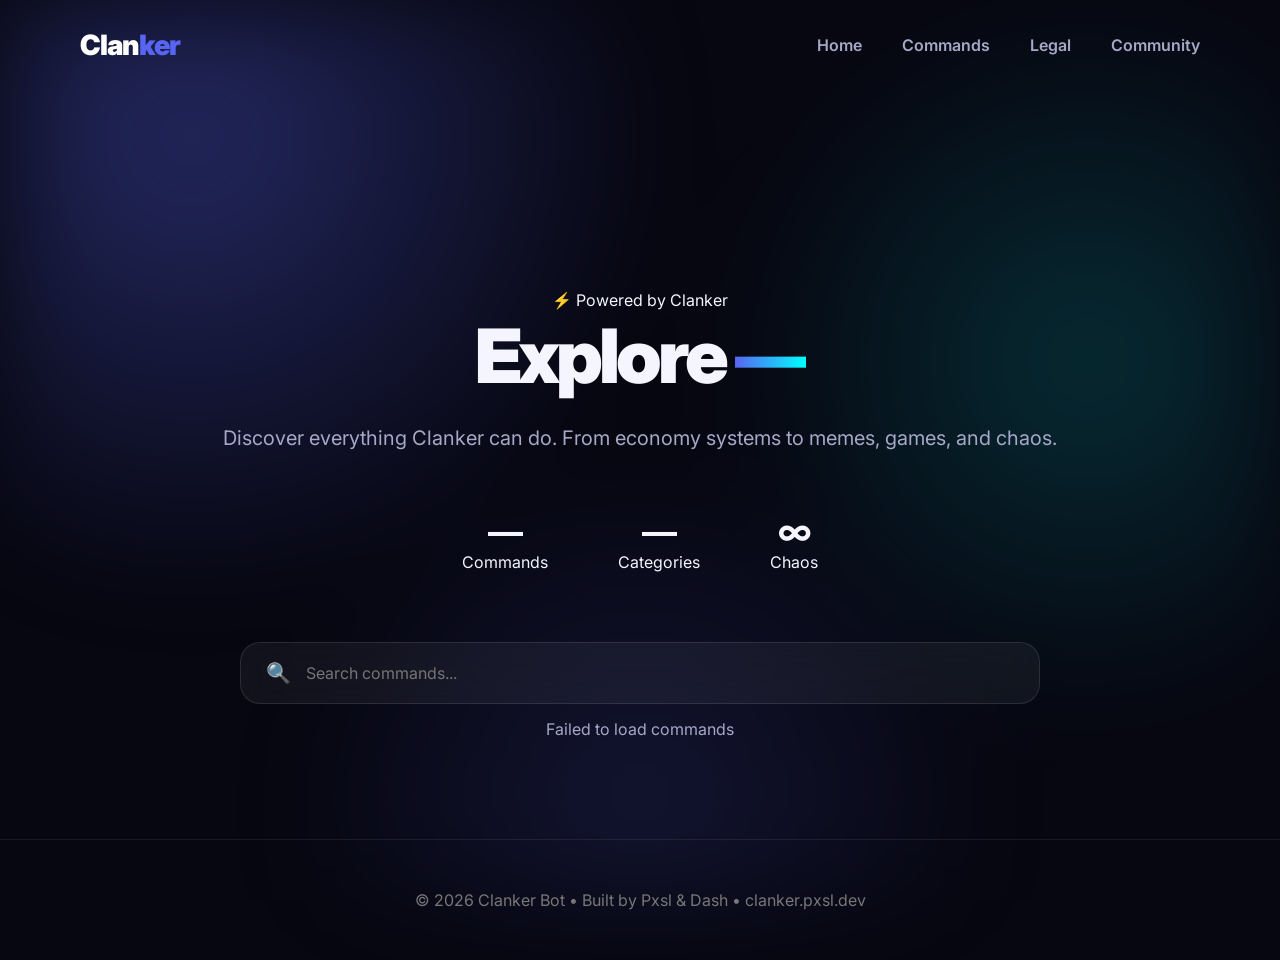
<file: commands/index.html>
<!DOCTYPE html>
<html lang="en">

<head>
    <meta charset="UTF-8">
    <meta name="viewport" content="width=device-width, initial-scale=1.0">

    <title>Clanker ~ Commands</title>

    <meta name="description" content="Full list of Clanker Discord bot commands including economy, gambling, fun, meme, and utility commands. Search and explore 80+ free commands instantly.">
    <meta name="keywords" content="clanker commands, discord bot commands, economy commands, fun commands, gambling commands">
    <meta name="robots" content="index, follow">
    <meta name="author" content="Pxsl">

    <link rel="canonical" href="https://clanker.pxsl.dev/commands/">

    <link rel="icon" href="/assets/clanker.png">

    <link rel="preconnect" href="https://fonts.googleapis.com">
    <link rel="preconnect" href="https://fonts.gstatic.com" crossorigin>

    <link href="https://fonts.googleapis.com/css2?family=Inter:wght@400;600;800;900&display=swap" rel="stylesheet">

    <link rel="stylesheet" href="/static/styles.css">


    <meta property="og:type" content="website">
    <meta property="og:title" content="Clanker Commands — 80+ Discord Bot Commands">
    <meta property="og:description" content="Browse every Clanker command including economy, games, memes and utility tools.">
    <meta property="og:url" content="https://clanker.pxsl.dev/commands/">
    <meta property="og:image" content="https://clanker.pxsl.dev/static/preview.png">

    <meta name="twitter:card" content="summary_large_image">

    <meta name="theme-color" content="#5865F2">


    <script type="application/ld+json">
    {
        "@context": "https://schema.org",
        "@type": "WebPage",
        "name": "Clanker Commands List",
        "url": "https://clanker.pxsl.dev/commands/",
        "description": "Full searchable list of Clanker Discord bot commands."
    }
    </script>
</head>


<!-- Google Analytics -->

<script async src="https://www.googletagmanager.com/gtag/js?id=G-J10Z1FWB4F"></script>

<script>
    window.dataLayer = window.dataLayer || [];

    function gtag() {
        dataLayer.push(arguments);
    }

    gtag("js", new Date());
    gtag("config", "G-J10Z1FWB4F");
</script>



<body>

<div class="background"></div>


<nav>

    <a class="logo" href="/">
        Clan<span>ker</span>
    </a>

    <div class="nav-links">
        <a href="/">Home</a>
        <a href="/commands/">Commands</a>
        <a href="/legal/">Legal</a>
        <a href="/discord/" target="_blank">
            Community
        </a>
    </div>

</nav>



<main class="commands-page">


    <section class="commands-hero">

        <div class="legal-badge">
            ⚡ Powered by Clanker
        </div>

        <h1>
            Explore
            <span id="heroCommandCount">... Commands</span>
        </h1>

        <p>
            Discover everything Clanker can do.
            From economy systems to memes,
            games, and chaos.
        </p>

        <div class="command-stats">

            <div>
                <strong id="commandTotal">...</strong>
                Commands
            </div>

            <div>
                <strong id="categoryTotal">...</strong>
                Categories
            </div>

            <div>
                <strong>∞</strong>
                Chaos
            </div>

        </div>

    </section>



    <section class="command-search">

        <div class="search-box">

            <span>🔍</span>

            <input
                type="text"
                id="search"
                placeholder="Search commands..."
            >

        </div>


        <p id="count">
            Loading commands...
        </p>

    </section>



    <noscript>
        <p>
            This page requires JavaScript to display commands.
        </p>
    </noscript>



    <section
        class="commands-grid"
        id="commandsGrid"
        aria-label="Discord bot commands list">
    </section>


</main>




<footer>

    <p>
        © 2026 Clanker Bot • Built by Pxsl & Dash • clanker.pxsl.dev
    </p>

</footer>




<script src="script.js" defer></script>

</body>

</html>
</file>
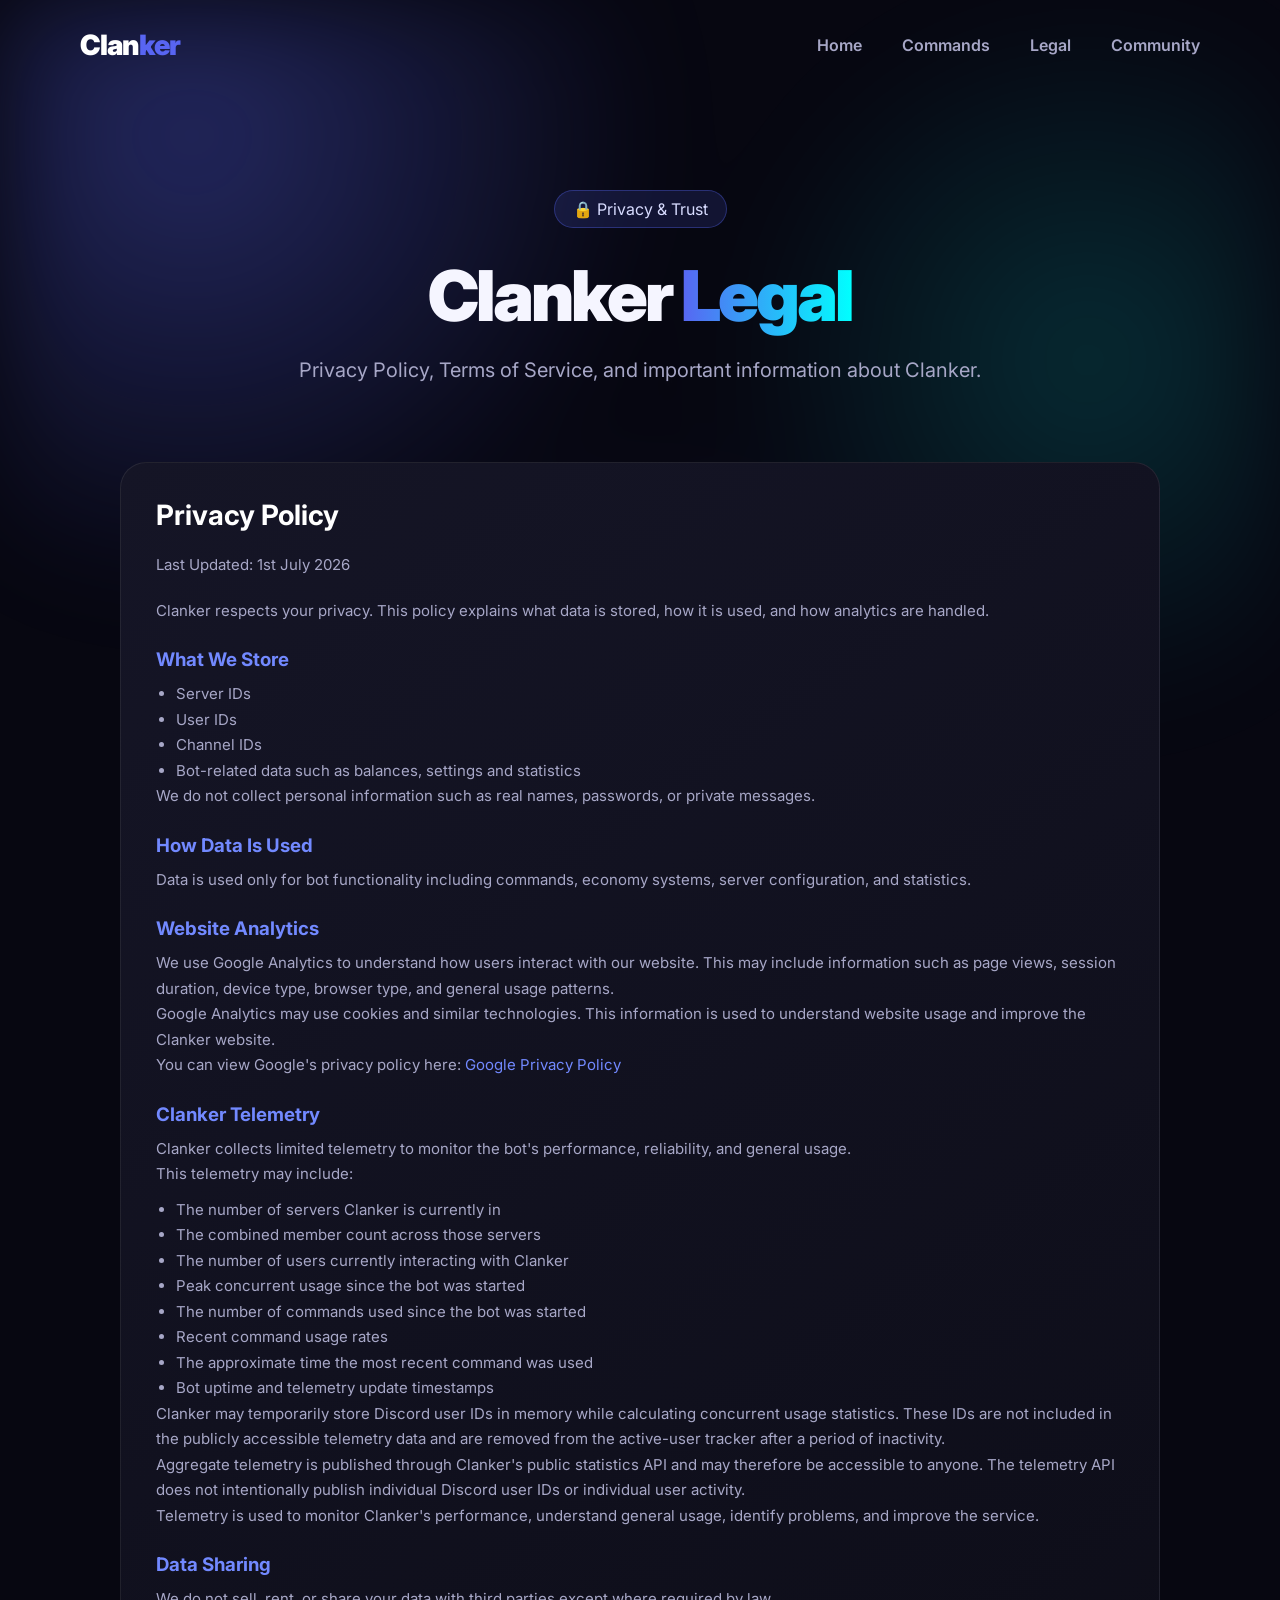
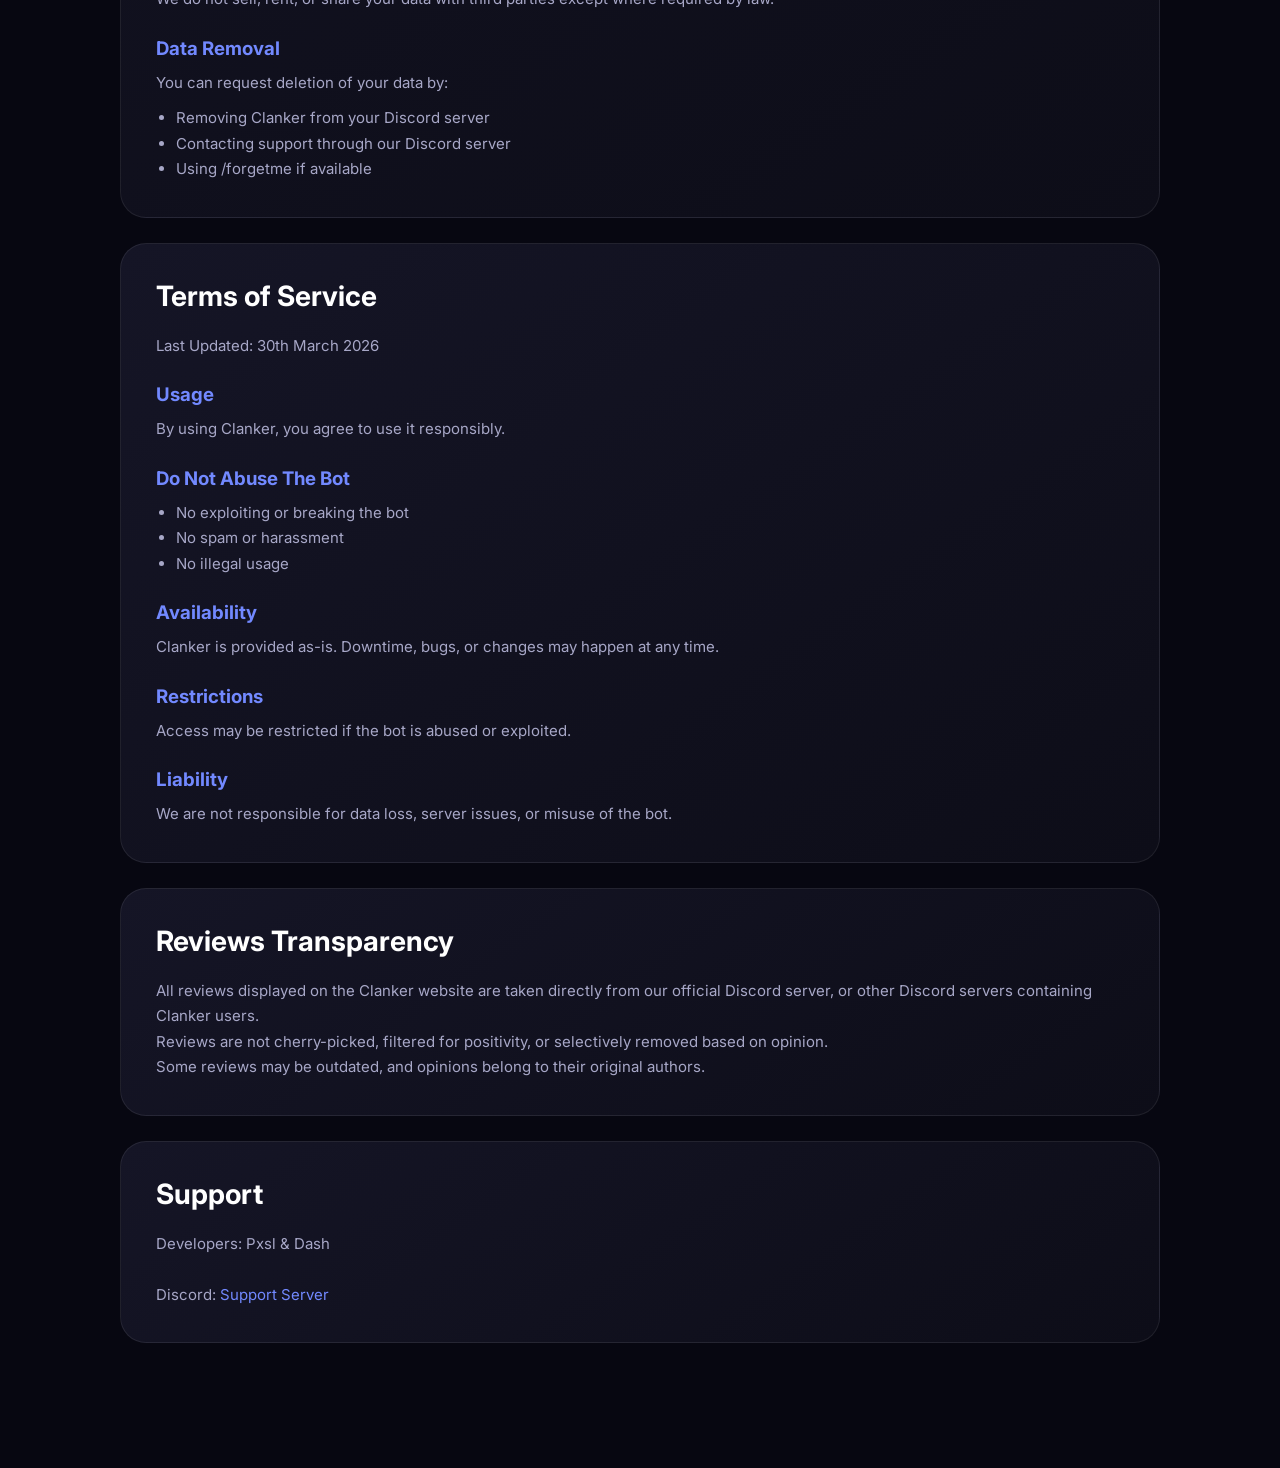
<file: legal/index.html>
<!DOCTYPE html>
<html lang="en">

<head>

    <meta charset="UTF-8">
    <meta name="viewport" content="width=device-width, initial-scale=1.0">

    <title>Clanker ~ Legal</title>

    <meta name="description" content="Clanker privacy policy and terms of service.">

    <link href="https://fonts.googleapis.com/css2?family=Inter:wght@400;600;800;900&display=swap" rel="stylesheet">

    <link rel="stylesheet" href="/static/styles.css">


    <style>

        .legal-page {
            max-width: 1100px;
            margin: auto;
            padding: 100px 30px;
        }


        .legal-hero {
            text-align: center;
            margin-bottom: 80px;
        }


        .legal-badge {
            display: inline-block;

            padding: 8px 18px;

            border-radius: 999px;

            background: rgba(88, 101, 242, .15);

            border: 1px solid rgba(88, 101, 242, .35);

            color: #d8dcff;

            margin-bottom: 25px;
        }


        .legal-hero h1 {
            font-size: 70px;
            font-weight: 900;
            letter-spacing: -3px;
        }


        .legal-hero h1 span {

            background: linear-gradient(
                90deg,
                #5865f2,
                #00ffff
            );

            background-clip: text;
            -webkit-background-clip: text;

            color: transparent;
            -webkit-text-fill-color: transparent;

        }


        .legal-hero p {
            margin-top: 20px;

            color: var(--muted);

            font-size: 20px;
        }


        .legal-card {
            background: linear-gradient(
                145deg,
                #151526,
                #0d0d18
            );

            border: 1px solid rgba(255,255,255,.08);

            border-radius: 26px;

            padding: 35px;

            margin-bottom: 25px;

            transition: .25s;
        }


        .legal-card:hover {
            border-color: rgba(88,101,242,.5);

            transform: translateY(-4px);
        }


        .legal-card h2 {
            font-size: 28px;

            margin-bottom: 20px;

            color: white;
        }


        .legal-card h3 {
            margin-top: 25px;

            margin-bottom: 10px;

            color: #7289ff;
        }


        .legal-card p,
        .legal-card li {
            color: var(--muted);

            line-height: 1.7;

            font-size: 15px;
        }


        .legal-card ul {
            margin-left: 20px;

            margin-top: 10px;
        }


        .legal-card a {
            color: #7289ff;

            text-decoration: none;
        }


        .legal-card a:hover {
            text-decoration: underline;
        }


        .last-updated {
            color: #777;

            font-size: 14px;

            margin-bottom: 20px;
        }

    </style>

</head>



<body>


<div class="background"></div>

<nav>

    <a class="logo" href="/">
        Clan<span>ker</span>
    </a>

    <div class="nav-links">

        <a href="/">Home</a>

        <a href="/commands/">
            Commands
        </a>

        <a href="/legal/">
            Legal
        </a>

        <a href="/discord/" target="_blank">
            Community
        </a>

    </div>

</nav>

<main class="legal-page">

    <section class="legal-hero">

        <div class="legal-badge">
            🔒 Privacy & Trust
        </div>

        <h1>
            Clanker
            <span>
                Legal
            </span>
        </h1>

        <p>
            Privacy Policy, Terms of Service,
            and important information about Clanker.
        </p>

    </section>

    <section class="legal-card">

        <h2>
            Privacy Policy
        </h2>

        <p class="last-updated">
            Last Updated: 1st July 2026
        </p>

        <p>
            Clanker respects your privacy. This policy explains what data is stored,
            how it is used, and how analytics are handled.
        </p>

        <h3>
            What We Store
        </h3>

        <ul>

            <li>
                Server IDs
            </li>

            <li>
                User IDs
            </li>

            <li>
                Channel IDs
            </li>

            <li>
                Bot-related data such as balances, settings and statistics
            </li>

        </ul>

        <p>
            We do not collect personal information such as real names,
            passwords, or private messages.
        </p>

        <h3>
            How Data Is Used
        </h3>

        <p>
            Data is used only for bot functionality including commands,
            economy systems, server configuration, and statistics.
        </p>

        <h3>
            Website Analytics
        </h3>

        <p>
            We use Google Analytics to understand how users interact with our website.
            This may include information such as page views, session duration,
            device type, browser type, and general usage patterns.
        </p>

        <p>
            Google Analytics may use cookies and similar technologies.
            This information is used to understand website usage and improve
            the Clanker website.
        </p>

        <p>
            You can view Google's privacy policy here:

            <a href="https://policies.google.com/privacy" target="_blank">
                Google Privacy Policy
            </a>
        </p>

        <h3>
            Clanker Telemetry
        </h3>

        <p>
            Clanker collects limited telemetry to monitor the bot's performance,
            reliability, and general usage.
        </p>

        <p>
            This telemetry may include:
        </p>

        <ul>

            <li>
                The number of servers Clanker is currently in
            </li>

            <li>
                The combined member count across those servers
            </li>

            <li>
                The number of users currently interacting with Clanker
            </li>

            <li>
                Peak concurrent usage since the bot was started
            </li>

            <li>
                The number of commands used since the bot was started
            </li>

            <li>
                Recent command usage rates
            </li>

            <li>
                The approximate time the most recent command was used
            </li>

            <li>
                Bot uptime and telemetry update timestamps
            </li>

        </ul>

        <p>
            Clanker may temporarily store Discord user IDs in memory while
            calculating concurrent usage statistics. These IDs are not included
            in the publicly accessible telemetry data and are removed from the
            active-user tracker after a period of inactivity.
        </p>

        <p>
            Aggregate telemetry is published through Clanker's public statistics
            API and may therefore be accessible to anyone. The telemetry API
            does not intentionally publish individual Discord user IDs or
            individual user activity.
        </p>

        <p>
            Telemetry is used to monitor Clanker's performance, understand
            general usage, identify problems, and improve the service.
        </p>

        <h3>
            Data Sharing
        </h3>

        <p>
            We do not sell, rent, or share your data with third parties
            except where required by law.
        </p>

        <h3>
            Data Removal
        </h3>

        <p>
            You can request deletion of your data by:
        </p>

        <ul>

            <li>
                Removing Clanker from your Discord server
            </li>

            <li>
                Contacting support through our Discord server
            </li>

            <li>
                Using /forgetme if available
            </li>

        </ul>

    </section>

    <section class="legal-card">
        <h2>
            Terms of Service
        </h2>

        <p class="last-updated">
            Last Updated: 30th March 2026
        </p>

        <h3>
            Usage
        </h3>

        <p>
            By using Clanker, you agree to use it responsibly.
        </p>

        <h3>
            Do Not Abuse The Bot
        </h3>

        <ul>

            <li>
                No exploiting or breaking the bot
            </li>

            <li>
                No spam or harassment
            </li>

            <li>
                No illegal usage
            </li>

        </ul>

        <h3>
            Availability
        </h3>

        <p>
            Clanker is provided as-is.
            Downtime, bugs, or changes may happen at any time.
        </p>

        <h3>
            Restrictions
        </h3>

        <p>
            Access may be restricted if the bot is abused or exploited.
        </p>

        <h3>
            Liability
        </h3>

        <p>
            We are not responsible for data loss, server issues,
            or misuse of the bot.
        </p>

    </section>

    <section class="legal-card">

        <h2>
            Reviews Transparency
        </h2>

        <p>
            All reviews displayed on the Clanker website are taken directly
            from our official Discord server, or other Discord servers
            containing Clanker users.
        </p>

        <p>
            Reviews are not cherry-picked, filtered for positivity,
            or selectively removed based on opinion.
        </p>

        <p>
            Some reviews may be outdated,
            and opinions belong to their original authors.
        </p>

    </section>

    <section class="legal-card">

        <h2>
            Support
        </h2>

        <p>
            Developers: Pxsl & Dash
            <br><br>

            Discord:

            <a href="https://discord.gg/YtQdrkxfg7">
                Support Server
            </a>
        </p>

    </section>

</main>

</body>

</html>
</file>
<file: static/styles.css>
:root {

    --bg: #070711;
    --card: #11111f;
    --card-hover: #17172b;

    --purple: #5865f2;
    --purple-light: #7289ff;
    --cyan: #00ffff;

    --text: #f5f5ff;
    --muted: #a7a7c7;

}


* {

    margin: 0;
    padding: 0;
    box-sizing: border-box;
    font-family: "Inter", sans-serif;

}


html {

    scroll-behavior: smooth;

}


body {

    background: var(--bg);
    color: var(--text);
    overflow-x: hidden;

}



/* BACKGROUND */

.background {

    position: fixed;
    inset: 0;
    z-index: -1;

    background:

    radial-gradient(
        circle at 15% 15%,
        rgba(88,101,242,0.35),
        transparent 35%
    ),

    radial-gradient(
        circle at 85% 40%,
        rgba(0,255,255,0.15),
        transparent 30%
    ),

    radial-gradient(
        circle at 50% 90%,
        rgba(88,101,242,0.15),
        transparent 35%
    );

    filter: blur(50px);

}



/* NAVBAR */

nav {

    height: 90px;

    display: flex;
    align-items: center;
    justify-content: space-between;

    padding: 0 80px;

}



.logo {

    color: white;
    text-decoration: none;

    font-size: 28px;
    font-weight: 900;

    letter-spacing: -1px;

}


.logo span {

    color: var(--purple);

}



.nav-links {

    display: flex;
    gap: 40px;

}


.nav-links a {

    color: var(--muted);
    text-decoration: none;

    font-weight: 600;

    transition: .25s;

}


.nav-links a:hover {

    color: white;

}





/* HERO */


.hero {

    max-width: 1300px;

    margin: auto;

    padding: 100px 40px;

    display: grid;

    grid-template-columns: 1fr 430px;

    gap: 90px;

    align-items: center;

}



.badge {

    display: inline-block;

    padding: 9px 18px;

    border-radius: 999px;

    background:
    rgba(88,101,242,.15);

    border: 1px solid rgba(88,101,242,.35);

    color: #d6d9ff;

    font-size: 14px;

    margin-bottom: 30px;

}





.hero h1 {

    font-size: 78px;

    line-height: 1.02;

    letter-spacing: -4px;

    font-weight: 900;

}



.hero h1 span {

    display: block;

    background:

    linear-gradient(
        90deg,
        #5865f2,
        #00ffff
    );

    -webkit-background-clip: text;
    background-clip: text;

    color: transparent;

}





.hero p {

    margin-top: 30px;

    max-width: 600px;

    font-size: 20px;

    line-height: 1.7;

    color: var(--muted);

}





.buttons {

    display: flex;

    gap: 15px;

    margin-top: 45px;

}



.btn {

    padding: 16px 32px;

    border-radius: 14px;

    text-decoration: none;

    font-weight: 800;

    transition: .25s;

}



.primary {

    background: var(--purple);

    color:white;

    box-shadow:

    0 20px 60px rgba(88,101,242,.45);

}



.primary:hover {

    transform: translateY(-4px);

    background: var(--purple-light);

}





.secondary {

    border:

    1px solid rgba(255,255,255,.15);

    color:white;

    background:rgba(255,255,255,.03);

}



.secondary:hover {

    background:rgba(255,255,255,.08);

}





/* MINI STATS */


.mini-stats {

    display:flex;

    gap:55px;

    margin-top:70px;

}


.mini-stats strong {

    display:block;

    font-size:32px;

    font-weight:900;

    color:white;

}


.mini-stats div {

    color:var(--muted);

    font-size:14px;

}





/* DISCORD MOCKUP */


.discord-preview {

    background:

    linear-gradient(
        145deg,
        #161629,
        #0d0d18
    );

    border:

    1px solid rgba(255,255,255,.08);

    border-radius:28px;

    padding:25px;

    box-shadow:

    0 40px 100px rgba(0,0,0,.6);

}



.discord-header {

    display:flex;

    align-items:center;

    gap:15px;

    margin-bottom:25px;

}



.discord-header img {

    width:55px;

    height:55px;

    border-radius:50%;

}



.discord-header p {

    color:#43b581;

    font-size:13px;

    margin:0;

}





.message {

    display:flex;

    gap:14px;

    padding:15px;

    margin-top:15px;

    border-radius:16px;

    background:

    rgba(255,255,255,.04);

}



.message img {

    width:45px;

    height:45px;

    border-radius:50%;

}


.message p {

    margin:5px 0 0;

    font-size:14px;

    color:var(--muted);

}





/* FEATURES */


.features {

    padding:120px 40px;

    text-align:center;

}



.features h2,
.reviews h2 {

    font-size:52px;

    letter-spacing:-2px;

    margin-bottom:60px;

}





.grid {

    max-width:1200px;

    margin:auto;

    display:grid;

    grid-template-columns:

    repeat(auto-fit,minmax(280px,1fr));

    gap:25px;

}





.card {

    text-align:left;

    padding:35px;

    border-radius:26px;


    background:

    linear-gradient(
        145deg,
        #151526,
        #0d0d18
    );


    border:

    1px solid rgba(255,255,255,.07);


    transition:.3s;

}



.card:hover {

    transform:translateY(-10px);

    background:var(--card-hover);

    border-color:

    rgba(88,101,242,.5);


    box-shadow:

    0 20px 60px rgba(0,0,0,.4);

}





.card span {

    font-size:40px;

}



.card h3 {

    margin-top:20px;

    margin-bottom:12px;

    font-size:25px;

}



.card p {

    color:var(--muted);

    line-height:1.6;

}





/* REVIEWS */


.reviews {

    padding:120px 20px;

    text-align:center;

}



.reviews-row-wrap {

    overflow:hidden;

}



.reviews-row {

    display:flex;

    gap:20px;

    overflow-x:hidden;

}



.review-card {

    min-width:330px;

    padding:25px;

    border-radius:22px;

    background:

    rgba(255,255,255,.04);


    border:

    1px solid rgba(255,255,255,.08);

}



.review-avatar {

    width:55px;

    height:55px;

    border-radius:50%;

}



.review-name {

    margin-top:10px;

    font-weight:800;

}



.review-stars {

    color:#ffd700;

}



.review-quote {

    color:var(--muted);

    margin-top:10px;

    line-height:1.5;

}





/* FOOTER */


footer {

    border-top:

    1px solid rgba(255,255,255,.08);

    padding:50px;

    text-align:center;

    color:#777;

}





/* COMMANDS PAGE SUPPORT */


.commands-page {

    max-width:1200px;

    margin:auto;

    padding:100px 30px;

}



.commands-grid {

    display:grid;

    grid-template-columns:

    repeat(auto-fit,minmax(280px,1fr));

    gap:20px;

}





.command-card {

    background:

    rgba(255,255,255,.04);

    border:

    1px solid rgba(255,255,255,.08);

    padding:25px;

    border-radius:20px;

    transition:.25s;

}



.command-card:hover {

    transform:translateY(-5px);

    border-color:var(--purple);

}



.command-name {

    color:var(--purple);

    font-weight:900;

}





/* MOBILE */


@media(max-width:900px) {


nav {

    padding:20px;

}



.nav-links {

    display:none;

}



.hero {

    grid-template-columns:1fr;

    padding-top:60px;

}



.hero h1 {

    font-size:48px;

    letter-spacing:-2px;

}



.mini-stats {

    gap:25px;

}



.features h2,
.reviews h2 {

    font-size:38px;

}



}

.commands-hero {

    text-align:center;

    padding:100px 20px 70px;

}


.commands-hero h1 {

    font-size:75px;

    font-weight:900;

    letter-spacing:-4px;

}


.commands-hero h1 span {

    background: linear-gradient(
        90deg,
        #5865f2,
        #00ffff
    );

    background-clip: text;
    -webkit-background-clip: text;

    color: transparent;
    -webkit-text-fill-color: transparent;

}



.commands-hero p {

    color:var(--muted);

    font-size:20px;

    margin-top:25px;

}



.command-stats {

    display:flex;

    justify-content:center;

    gap:70px;

    margin-top:60px;

}



.command-stats strong {

    display:block;

    font-size:35px;

}




.command-search {

    max-width:800px;

    margin:auto;

    text-align:center;

}



.search-box {

    display:flex;

    align-items:center;

    gap:15px;

    padding:18px 25px;


    background:

    rgba(255,255,255,.05);


    border:

    1px solid rgba(255,255,255,.1);


    border-radius:20px;


    backdrop-filter:blur(20px);

}



.search-box span {

    font-size:20px;

}



.search-box input {

    width:100%;

    background:none;

    border:none;

    outline:none;

    color:white;

    font-size:16px;

}



#count {

    margin-top:15px;

    color:var(--muted);

}





.command-card {

    background:

    linear-gradient(
        145deg,
        #151526,
        #0d0d18
    );


    border:

    1px solid rgba(255,255,255,.08);


    border-radius:22px;


    padding:25px;


    transition:.25s;

}



.command-card:hover {

    transform:translateY(-8px);


    border-color:#5865f2;


    box-shadow:

    0 20px 60px rgba(0,0,0,.4);

}



.command-name {

    color:#7289ff;

    font-size:20px;

    font-weight:900;

}



.command-desc {

    margin-top:10px;

    color:var(--muted);

}




@media(max-width:700px){


.commands-hero h1 {

    font-size:45px;

}


.command-stats {

    gap:25px;

}


}

/* GITHUB / OPEN SOURCE */

.github-section {

    padding: 60px 40px 120px;

}

.github-card {

    max-width: 1100px;
    margin: auto;

    display: flex;
    align-items: center;
    gap: 40px;

    padding: 50px;

    border-radius: 30px;

    background:
        linear-gradient(
            145deg,
            rgba(88,101,242,.12),
            rgba(0,255,255,.04)
        );

    border:
        1px solid rgba(88,101,242,.25);

    box-shadow:
        0 30px 80px rgba(0,0,0,.35);

    transition: .3s;

}

.github-card:hover {

    transform: translateY(-6px);

    border-color:
        rgba(88,101,242,.55);

    box-shadow:
        0 35px 90px rgba(0,0,0,.5);

}

.github-icon {

    min-width: 90px;
    height: 90px;

    display: flex;
    align-items: center;
    justify-content: center;

    border-radius: 24px;

    background:
        rgba(255,255,255,.06);

    color: white;

}

.github-icon svg {

    width: 52px;
    height: 52px;

}

.github-content {

    text-align: left;

}

.github-label {

    font-size: 13px;
    font-weight: 900;

    letter-spacing: 2px;

    color: var(--purple-light);

}

.github-content h2 {

    margin-top: 8px;

    font-size: 42px;
    font-weight: 900;

    letter-spacing: -2px;

}

.github-content h2 span {

    background:
        linear-gradient(
            90deg,
            #5865f2,
            #00ffff
        );

    -webkit-background-clip: text;
    background-clip: text;

    color: transparent;

}

.github-content p {

    max-width: 700px;

    margin-top: 15px;

    color: var(--muted);

    line-height: 1.7;

    font-size: 17px;

}

.github-btn {

    display: inline-block;

    margin-top: 25px;

    background:
        rgba(255,255,255,.08);

    border:
        1px solid rgba(255,255,255,.15);

    color: white;

}

.github-btn:hover {

    background:
        rgba(255,255,255,.14);

    transform: translateY(-3px);

}


/* MOBILE */

@media(max-width:700px) {

    .github-section {

        padding: 30px 20px 90px;

    }

    .github-card {

        flex-direction: column;

        text-align: center;

        padding: 35px 25px;

    }

    .github-content {

        text-align: center;

    }

    .github-content h2 {

        font-size: 34px;

    }

}
</file>
